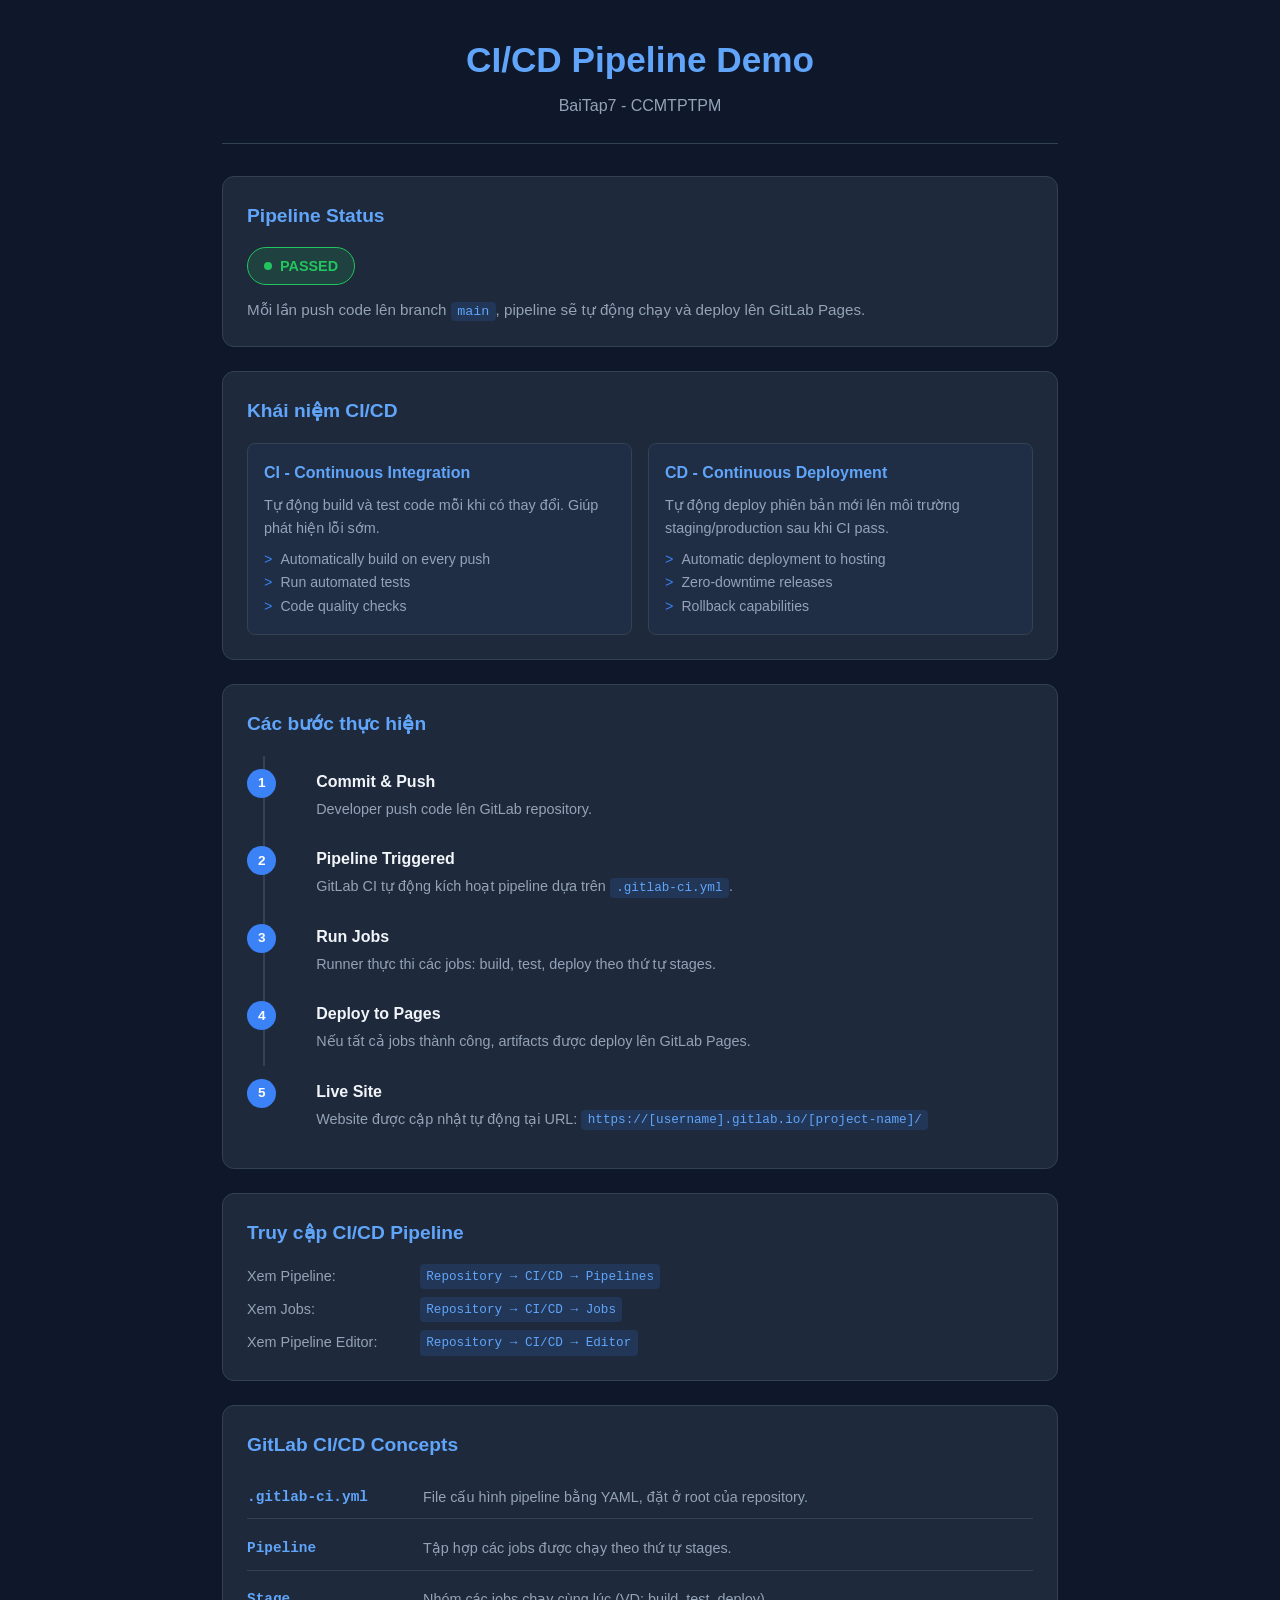
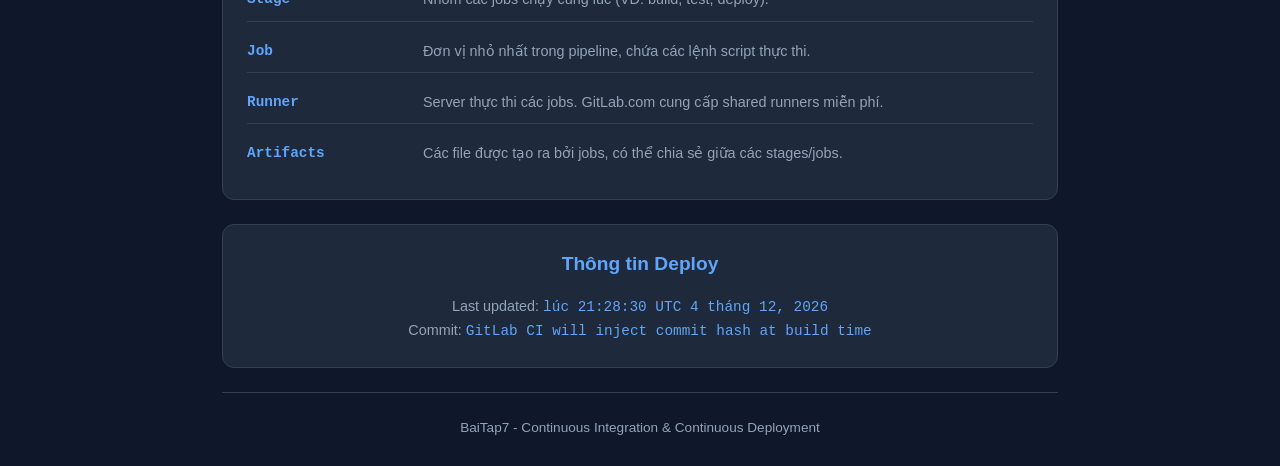
<file: index.html>
<!DOCTYPE html>
<html lang="vi">
<head>
    <meta charset="UTF-8">
    <meta name="viewport" content="width=device-width, initial-scale=1.0">
    <title>CI/CD Demo - BaiTap7</title>
    <link rel="stylesheet" href="styles.css">
</head>
<body>
    <div class="container">
        <header>
            <h1>CI/CD Pipeline Demo</h1>
            <p class="subtitle">BaiTap7 - CCMTPTPM</p>
        </header>

        <main>
            <section class="info-card">
                <h2>Pipeline Status</h2>
                <div class="status-badge passed">
                    <span class="dot"></span>
                    PASSED
                </div>
                <p class="desc">Mỗi lần push code lên branch <code>main</code>, pipeline sẽ tự động chạy và deploy lên GitLab Pages.</p>
            </section>

            <section class="info-card">
                <h2>Khái niệm CI/CD</h2>
                <div class="concept-grid">
                    <div class="concept-item">
                        <h3>CI - Continuous Integration</h3>
                        <p>Tự động build và test code mỗi khi có thay đổi. Giúp phát hiện lỗi sớm.</p>
                        <ul>
                            <li>Automatically build on every push</li>
                            <li>Run automated tests</li>
                            <li>Code quality checks</li>
                        </ul>
                    </div>
                    <div class="concept-item">
                        <h3>CD - Continuous Deployment</h3>
                        <p>Tự động deploy phiên bản mới lên môi trường staging/production sau khi CI pass.</p>
                        <ul>
                            <li>Automatic deployment to hosting</li>
                            <li>Zero-downtime releases</li>
                            <li>Rollback capabilities</li>
                        </ul>
                    </div>
                </div>
            </section>

            <section class="info-card">
                <h2>Các bước thực hiện</h2>
                <ol class="step-list">
                    <li>
                        <strong>Commit & Push</strong>
                        <p>Developer push code lên GitLab repository.</p>
                    </li>
                    <li>
                        <strong>Pipeline Triggered</strong>
                        <p>GitLab CI tự động kích hoạt pipeline dựa trên <code>.gitlab-ci.yml</code>.</p>
                    </li>
                    <li>
                        <strong>Run Jobs</strong>
                        <p>Runner thực thi các jobs: build, test, deploy theo thứ tự stages.</p>
                    </li>
                    <li>
                        <strong>Deploy to Pages</strong>
                        <p>Nếu tất cả jobs thành công, artifacts được deploy lên GitLab Pages.</p>
                    </li>
                    <li>
                        <strong>Live Site</strong>
                        <p>Website được cập nhật tự động tại URL: <code>https://[username].gitlab.io/[project-name]/</code></p>
                    </li>
                </ol>
            </section>

            <section class="info-card">
                <h2>Truy cập CI/CD Pipeline</h2>
                <div class="access-guide">
                    <div class="access-item">
                        <span class="label">Xem Pipeline:</span>
                        <code>Repository → CI/CD → Pipelines</code>
                    </div>
                    <div class="access-item">
                        <span class="label">Xem Jobs:</span>
                        <code>Repository → CI/CD → Jobs</code>
                    </div>
                    <div class="access-item">
                        <span class="label">Xem Pipeline Editor:</span>
                        <code>Repository → CI/CD → Editor</code>
                    </div>
                </div>
            </section>

            <section class="info-card">
                <h2>GitLab CI/CD Concepts</h2>
                <div class="concepts-table">
                    <div class="concept-row">
                        <span class="term">.gitlab-ci.yml</span>
                        <span class="definition">File cấu hình pipeline bằng YAML, đặt ở root của repository.</span>
                    </div>
                    <div class="concept-row">
                        <span class="term">Pipeline</span>
                        <span class="definition">Tập hợp các jobs được chạy theo thứ tự stages.</span>
                    </div>
                    <div class="concept-row">
                        <span class="term">Stage</span>
                        <span class="definition">Nhóm các jobs chạy cùng lúc (VD: build, test, deploy).</span>
                    </div>
                    <div class="concept-row">
                        <span class="term">Job</span>
                        <span class="definition">Đơn vị nhỏ nhất trong pipeline, chứa các lệnh script thực thi.</span>
                    </div>
                    <div class="concept-row">
                        <span class="term">Runner</span>
                        <span class="definition">Server thực thi các jobs. GitLab.com cung cấp shared runners miễn phí.</span>
                    </div>
                    <div class="concept-row">
                        <span class="term">Artifacts</span>
                        <span class="definition">Các file được tạo ra bởi jobs, có thể chia sẻ giữa các stages/jobs.</span>
                    </div>
                </div>
            </section>

            <section class="info-card timestamp-section">
                <h2>Thông tin Deploy</h2>
                <div class="timestamp-info">
                    <p>Last updated: <span id="timestamp">-</span></p>
                    <p>Commit: <span id="commit-hash">-</span></p>
                </div>
            </section>
        </main>

        <footer>
            <p>BaiTap7 - Continuous Integration &amp; Continuous Deployment</p>
        </footer>
    </div>

    <script src="js/main.js"></script>
</body>
</html>
</file>
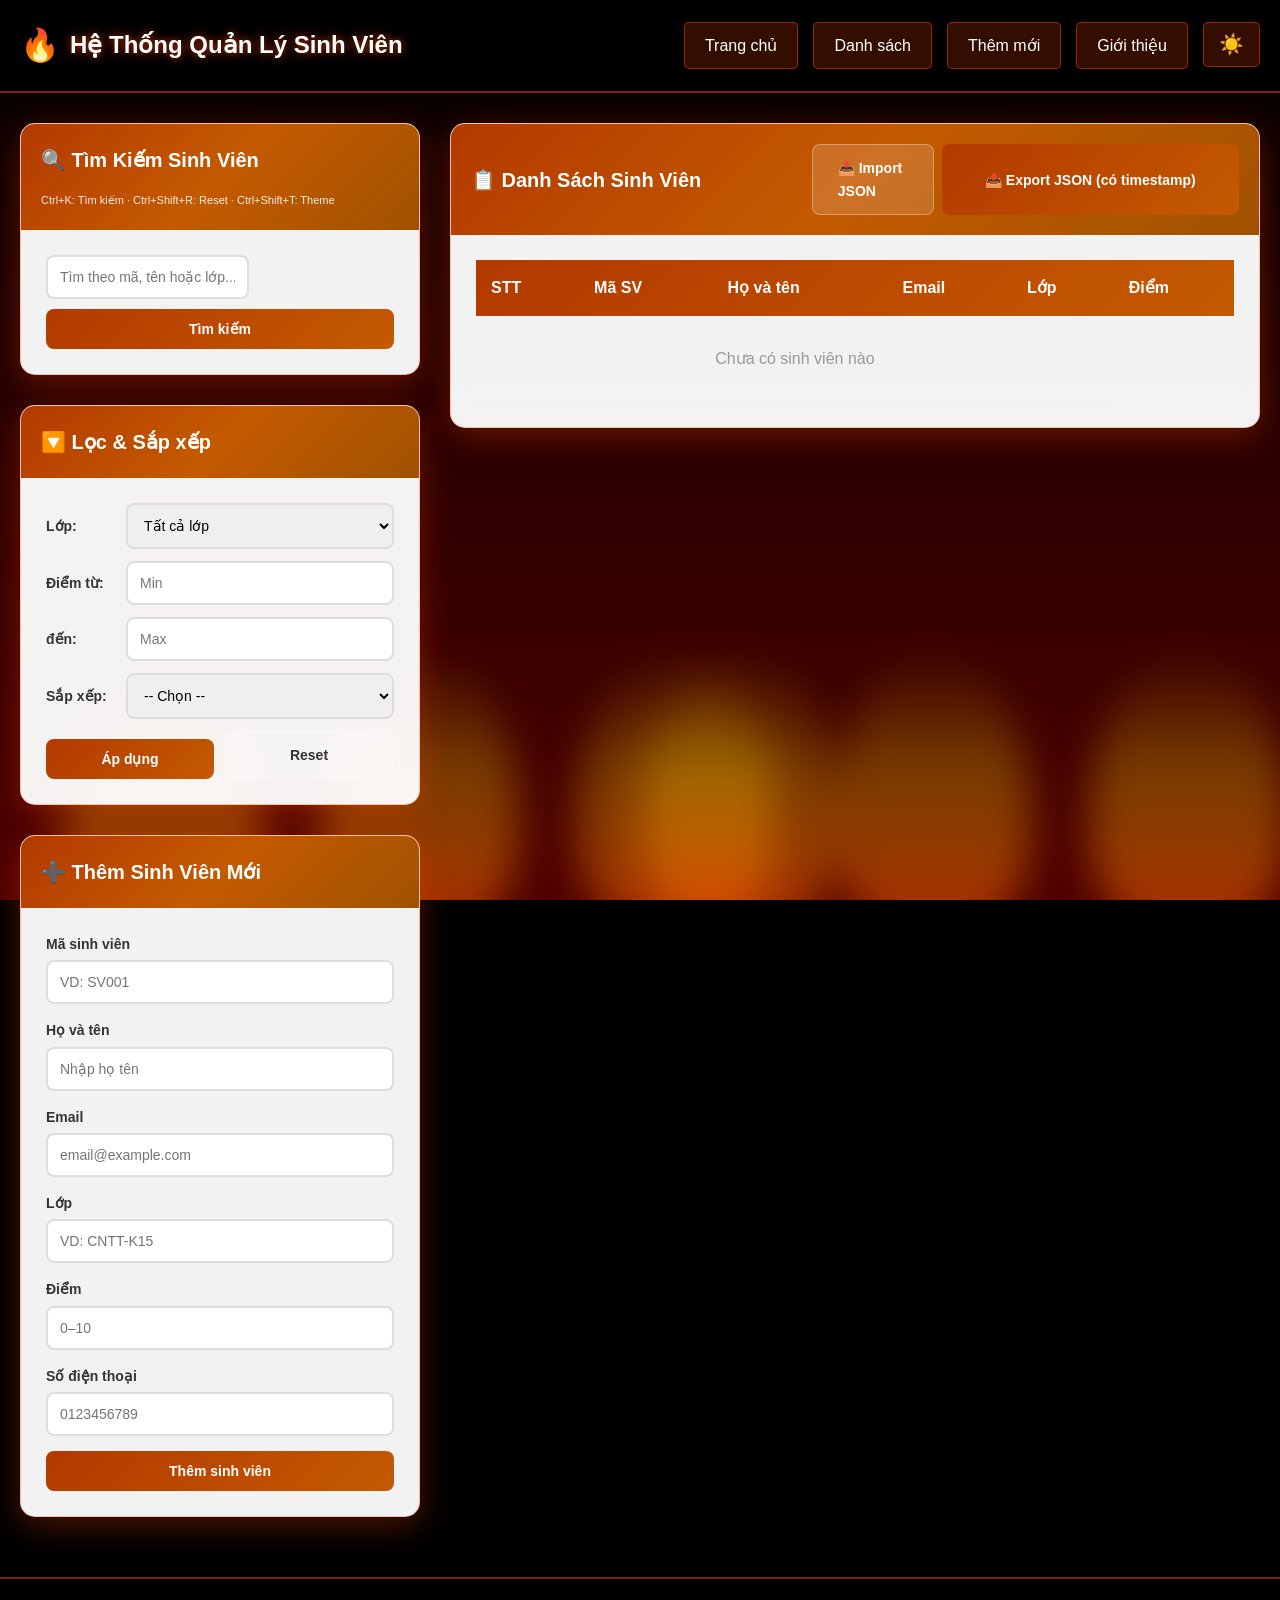
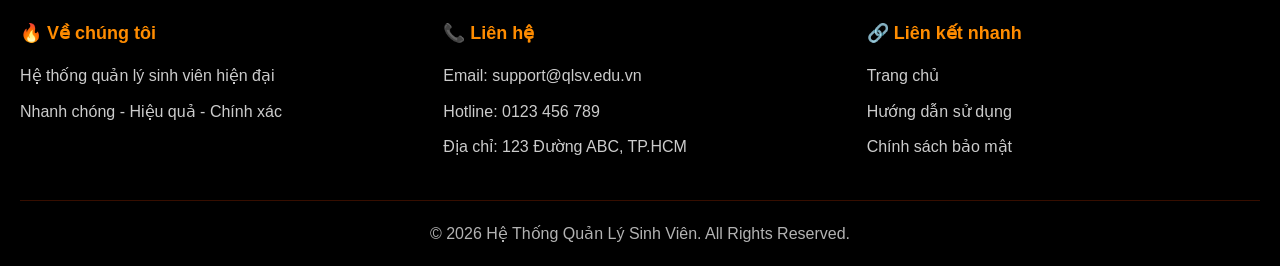
<file: Buoi3/index.html>
<!doctype html>
<html lang="vi">
    <head>
        <meta charset="UTF-8" />
        <meta name="viewport" content="width=device-width, initial-scale=1.0" />
        <title>Quản Lý Sinh Viên</title>
        <link rel="stylesheet" href="styles.css" />
    </head>
    <body>
        <a href="#main-content" class="skip-link">Chuyển tới nội dung chính</a>
        <!-- Fire Background Animation (decorative) -->
        <div class="fire-background" aria-hidden="true">
            <div class="flame flame-1"></div>
            <div class="flame flame-2"></div>
            <div class="flame flame-3"></div>
            <div class="flame flame-4"></div>
            <div class="flame flame-5"></div>
            <div class="flame flame-6"></div>
        </div>

        <!-- Header -->
        <header class="header">
            <div class="container">
                <div class="logo">
                    <span class="fire-icon">🔥</span>
                    <h1>Hệ Thống Quản Lý Sinh Viên</h1>
                </div>
                <nav class="nav" aria-label="Điều hướng chính">
                    <a href="#" class="nav-link">Trang chủ</a>
                    <a href="#" class="nav-link">Danh sách</a>
                    <a href="#" class="nav-link">Thêm mới</a>
                    <a href="#" class="nav-link">Giới thiệu</a>
                    <button id="theme-toggle" class="theme-toggle" type="button" title="Chuyển đổi theme (Ctrl+Shift+T)" aria-label="Chuyển đổi giao diện sáng hoặc tối">
                        <span class="theme-icon" aria-hidden="true">🌙</span>
                    </button>
                </nav>
            </div>
        </header>

        <!-- Main Content - New Layout -->
        <main id="main-content" class="main" role="main">
            <div class="container">
                <!-- Grid Layout: 2 columns -->
                <div class="grid-layout">
                    <!-- Left Column -->
                    <div class="left-column">
                        <!-- Search Section -->
                        <section class="card" aria-labelledby="search-heading" aria-describedby="search-hint">
                            <div class="card-header">
                                <h2 id="search-heading">🔍 Tìm Kiếm Sinh Viên</h2>
                                <p id="search-hint" class="shortcuts-hint">Ctrl+K: Tìm kiếm · Ctrl+Shift+R: Reset · Ctrl+Shift+T: Theme</p>
                            </div>
                            <div class="card-body">
                                <label for="search-input" class="sr-only">Tìm theo mã, tên hoặc lớp</label>
                                <input type="text" id="search-input" placeholder="Tìm theo mã, tên hoặc lớp... (Ctrl+K)" class="input" title="Ctrl+K: focus ô tìm kiếm" aria-label="Tìm theo mã, tên hoặc lớp" autocomplete="off" />
                                <button type="button" class="btn btn-search" id="search-btn" aria-label="Thực hiện tìm kiếm">Tìm kiếm</button>
                            </div>
                        </section>

                        <!-- Filter + Sort -->
                        <section class="card" aria-labelledby="filter-heading">
                            <div class="card-header">
                                <h2 id="filter-heading">🔽 Lọc & Sắp xếp</h2>
                            </div>
                            <div class="card-body filter-sort-body">
                                <div class="filter-row">
                                    <label for="filter-class">Lớp:</label>
                                    <select id="filter-class" class="input" aria-label="Lọc theo lớp">
                                        <option value="">Tất cả lớp</option>
                                    </select>
                                </div>
                                <div class="filter-row">
                                    <label for="filter-score-min">Điểm từ:</label>
                                    <input type="number" id="filter-score-min" class="input" placeholder="Min" min="0" max="10" step="0.01" aria-label="Điểm tối thiểu" />
                                </div>
                                <div class="filter-row">
                                    <label for="filter-score-max">đến:</label>
                                    <input type="number" id="filter-score-max" class="input" placeholder="Max" min="0" max="10" step="0.01" aria-label="Điểm tối đa" />
                                </div>
                                <div class="filter-row">
                                    <label for="sort-by">Sắp xếp:</label>
                                    <select id="sort-by" class="input" aria-label="Sắp xếp danh sách">
                                        <option value="">-- Chọn --</option>
                                        <option value="name-asc">Tên A → Z</option>
                                        <option value="name-desc">Tên Z → A</option>
                                        <option value="score-asc">Điểm tăng dần</option>
                                        <option value="score-desc">Điểm giảm dần</option>
                                    </select>
                                </div>
                                <div class="filter-actions">
                                    <button type="button" class="btn btn-search" id="apply-filter-sort" aria-label="Áp dụng bộ lọc và sắp xếp">Áp dụng</button>
                                    <button type="button" class="btn btn-secondary" id="reset-filter-btn" title="Ctrl+Shift+R: xóa bộ lọc & tìm kiếm" aria-label="Xóa bộ lọc và tìm kiếm">Reset</button>
                                </div>
                            </div>
                        </section>

                        <!-- Add Student Form -->
                        <section class="card" aria-labelledby="form-heading">
                            <div class="card-header">
                                <h2 id="form-heading">➕ Thêm Sinh Viên Mới</h2>
                            </div>
                            <div class="card-body">
                                <form class="form" aria-label="Form thêm sinh viên mới">
                                    <div class="input-group">
                                        <label for="input-id">Mã sinh viên</label>
                                        <input type="text" id="input-id" class="input" placeholder="VD: SV001" aria-required="true" />
                                    </div>
                                    <div class="input-group">
                                        <label for="input-name">Họ và tên</label>
                                        <input type="text" id="input-name" class="input" placeholder="Nhập họ tên" aria-required="true" />
                                    </div>
                                    <div class="input-group">
                                        <label for="input-email">Email</label>
                                        <input type="email" id="input-email" class="input" placeholder="email@example.com" aria-required="true" />
                                    </div>
                                    <div class="input-group">
                                        <label for="input-class">Lớp</label>
                                        <input type="text" id="input-class" class="input" placeholder="VD: CNTT-K15" aria-required="true" />
                                    </div>
                                    <div class="input-group">
                                        <label for="input-score">Điểm</label>
                                        <input type="number" id="input-score" class="input" placeholder="0–10" min="0" max="10" step="0.01" aria-label="Điểm từ 0 đến 10" />
                                    </div>
                                    <div class="input-group">
                                        <label for="input-phone">Số điện thoại</label>
                                        <input type="tel" id="input-phone" class="input" placeholder="0123456789" aria-required="true" />
                                    </div>
                                    <button type="submit" class="btn btn-primary" aria-label="Thêm sinh viên vào danh sách">Thêm sinh viên</button>
                                </form>
                            </div>
                        </section>
                    </div>

                    <!-- Right Column -->
                    <div class="right-column">
                        <!-- Student List -->
                        <section class="card student-list-card" aria-labelledby="table-heading">
                            <div class="card-header">
                                <h2 id="table-heading">📋 Danh Sách Sinh Viên</h2>
                                <div class="import-export-actions">
                                    <input type="file" id="import-json-input" accept=".json,application/json" hidden aria-label="Chọn file JSON để import dữ liệu sinh viên" />
                                    <label for="import-json-input" class="btn btn-secondary">📥 Import JSON</label>
                                    <button type="button" class="btn btn-primary" id="export-json-btn" aria-label="Xuất danh sách sinh viên ra file JSON có timestamp">📤 Export JSON (có timestamp)</button>
                                </div>
                            </div>
                            <div class="card-body">
                                <div class="table-wrapper">
                                    <table class="table" aria-label="Danh sách sinh viên">
                                        <thead>
                                            <tr>
                                                <th scope="col">STT</th>
                                                <th scope="col">Mã SV</th>
                                                <th scope="col">Họ và tên</th>
                                                <th scope="col">Email</th>
                                                <th scope="col">Lớp</th>
                                                <th scope="col">Điểm</th>
                                            </tr>
                                        </thead>
                                        <tbody id="student-list-tbody">
                                            <!-- Render từ mảng JS (script.js) -->
                                        </tbody>
                                    </table>
                                </div>
                            </div>
                        </section>
                    </div>
                </div>
            </div>
        </main>

        <!-- Footer -->
        <footer class="footer" role="contentinfo">
            <div class="container">
                <div class="footer-grid">
                    <div class="footer-col">
                        <h3>🔥 Về chúng tôi</h3>
                        <p>Hệ thống quản lý sinh viên hiện đại</p>
                        <p>Nhanh chóng - Hiệu quả - Chính xác</p>
                    </div>
                    <div class="footer-col">
                        <h3>📞 Liên hệ</h3>
                        <p>Email: support@qlsv.edu.vn</p>
                        <p>Hotline: 0123 456 789</p>
                        <p>Địa chỉ: 123 Đường ABC, TP.HCM</p>
                    </div>
                    <div class="footer-col">
                        <h3>🔗 Liên kết nhanh</h3>
                        <p><a href="#">Trang chủ</a></p>
                        <p><a href="#">Hướng dẫn sử dụng</a></p>
                        <p><a href="#">Chính sách bảo mật</a></p>
                    </div>
                </div>
                <div class="footer-bottom">
                    <p>&copy; 2026 Hệ Thống Quản Lý Sinh Viên. All Rights Reserved.</p>
                </div>
            </div>
        </footer>
        <script src="script.js"></script>
    </body>
</html>
</file>
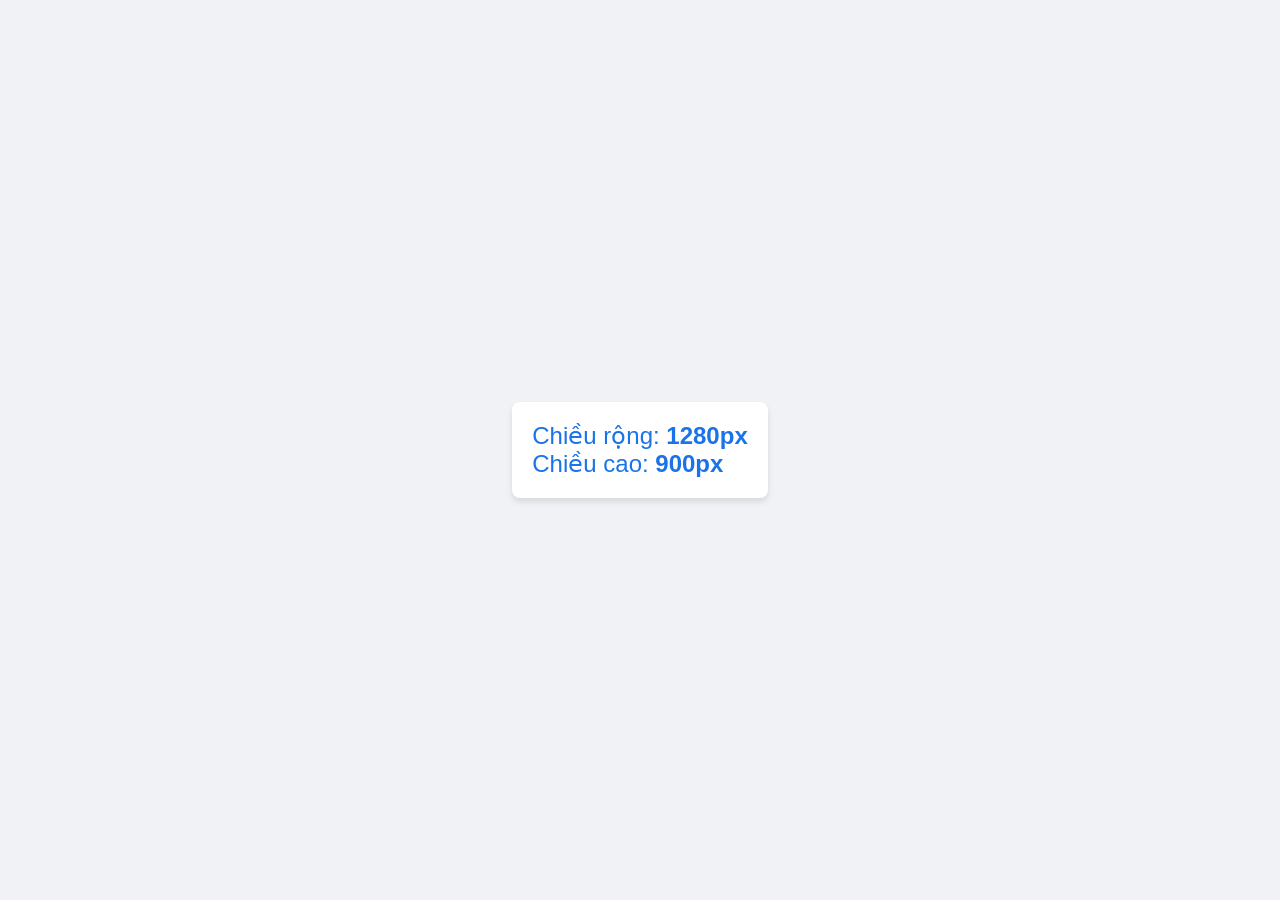
<file: Baitapngay26T1/cau10.html>
<!DOCTYPE html>
<html>
<head>
    <meta charset="utf-8" />
    <title>Window Size Monitor</title>
    <style>
        body {
            font-family: Arial, sans-serif;
            display: flex;
            justify-content: center;
            align-items: center;
            height: 100vh;
            margin: 0;
            background-color: #f0f2f5;
        }
        #display {
            padding: 20px;
            background: white;
            border-radius: 8px;
            box-shadow: 0 4px 6px rgba(0,0,0,0.1);
            font-size: 24px;
            color: #1a73e8;
        }
    </style>
</head>
<body onload="getSize()">

    <div id="display">
        Đang tính toán kích thước...
    </div>

    <script>
        function getSize() {
            // Lấy chiều rộng và chiều cao của cửa sổ (viewport)
            var w = window.innerWidth;
            var h = window.innerHeight;

            // Hiển thị kết quả lên màn hình
            document.getElementById('display').innerHTML = 
                "Chiều rộng: <b>" + w + "px</b><br>" + 
                "Chiều cao: <b>" + h + "px</b>";
        }

        // Đăng ký sự kiện: Mỗi khi cửa sổ bị resize, hàm getSize sẽ tự động chạy
        window.onresize = getSize;
    </script>
</body>
</html>
</file>
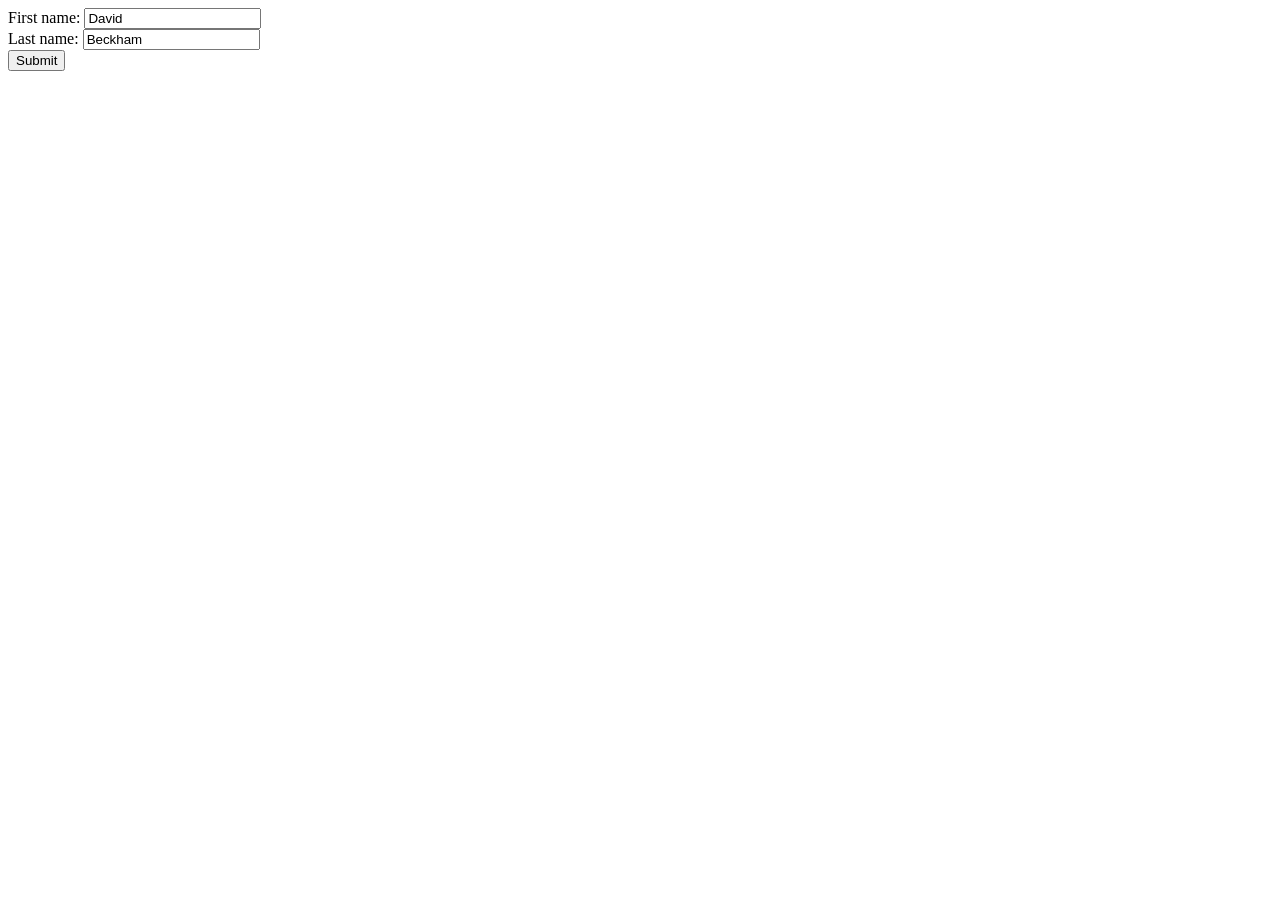
<file: Baitapngay26T1/cau2.html>
<!DOCTYPE html>
<html>
<head>
    <meta charset="utf-8" />
    <title>Return first and last name from a form</title>
</head>
<body>
    <form id="form1" onsubmit="getFormvalue(); return false;">
        First name: <input type="text" name="fname" value="David"><br>
        Last name: <input type="text" name="lname" value="Beckham"><br>
        <input type="submit" value="Submit">
    </form>

    <script>
        function getFormvalue() {
            // 1. Truy cập vào form thông qua ID 'form1'
            var x = document.getElementById("form1");

            // 2. Lấy giá trị của các ô input dựa trên thuộc tính 'name'
            var firstName = x.elements["fname"].value;
            var lastName = x.elements["lname"].value;

            // 3. Hiển thị thông báo lên màn hình
            alert(firstName + " " + lastName);
        }
    </script>
</body>
</html>
</file>
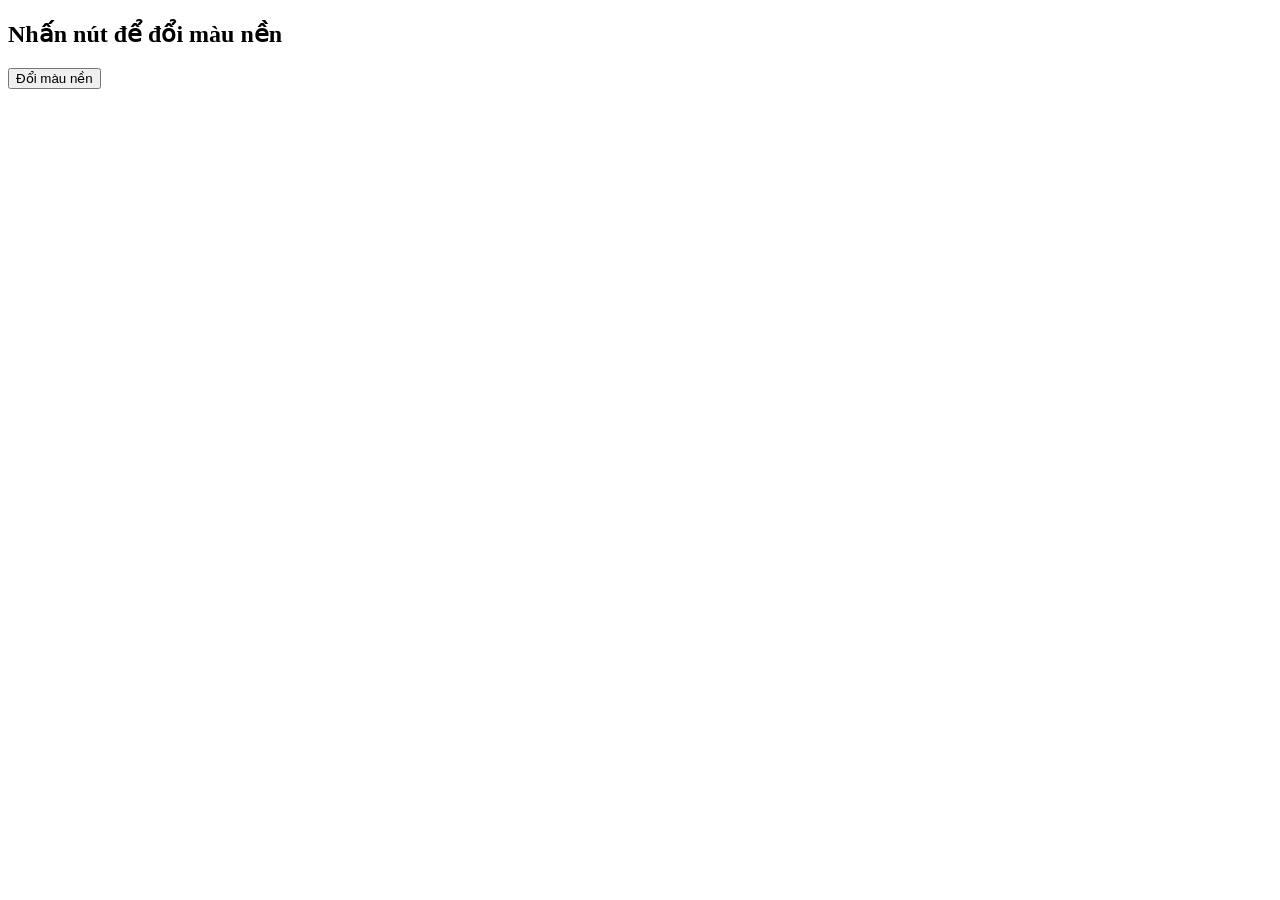
<file: Baitapngay26T1/cau3.html>
<!DOCTYPE html>
<html>
<head>
    <title>Change Background Color</title>
</head>
<body>
    <h2>Nhấn nút để đổi màu nền</h2>
    <button onclick="changeBackground()">Đổi màu nền</button>

    <script>
        function changeBackground() {
            // Danh sách các màu ngẫu nhiên
            var colors = ["#FEA47F", "#25CCF7", "#EAB543", "#55E6C1", "#CAD3C8"];
            var randomColor = colors[Math.floor(Math.random() * colors.length)];
            
            // Thay đổi thuộc tính backgroundColor của thẻ body
            document.body.style.backgroundColor = randomColor;
        }
    </script>
</body>
</html>
</file>
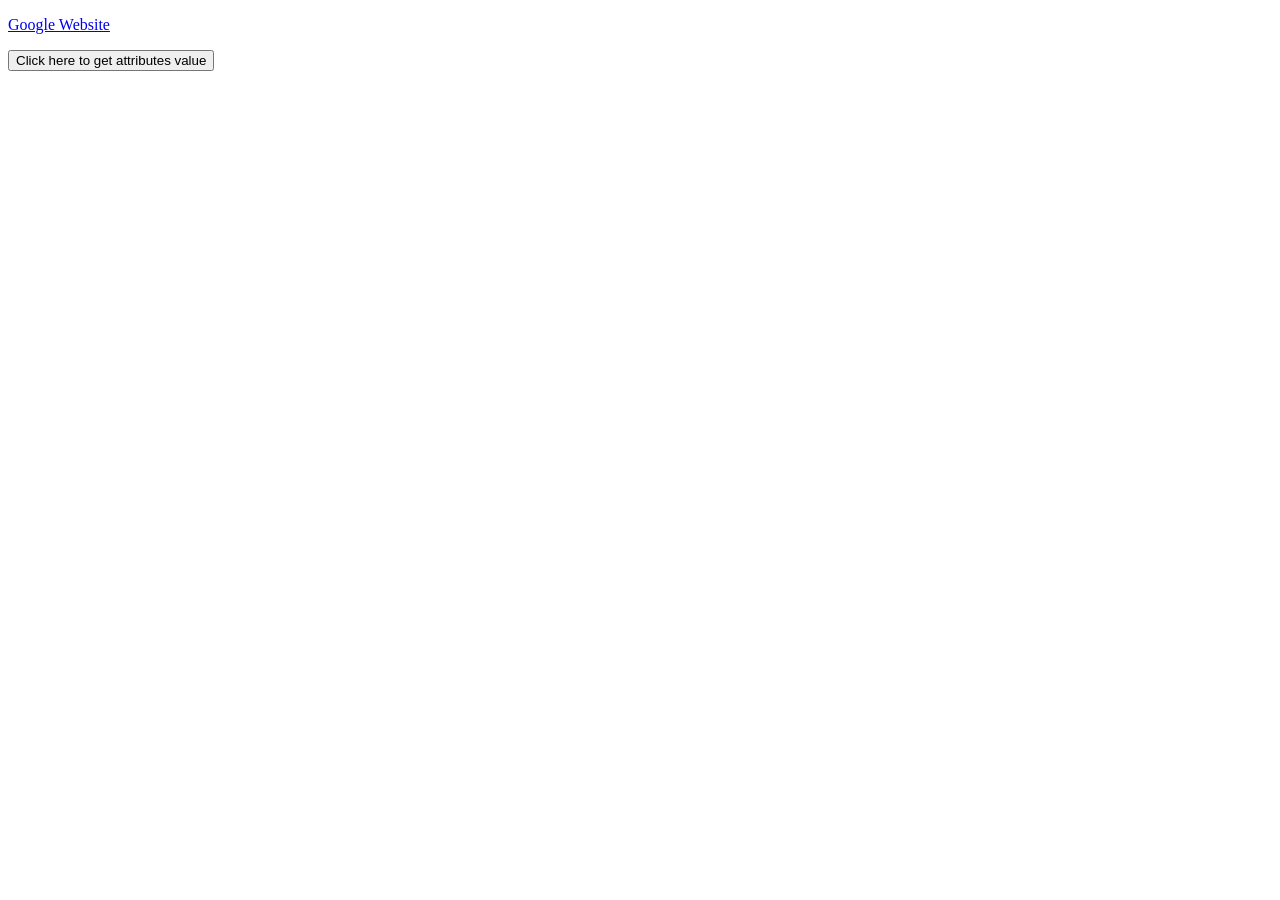
<file: Baitapngay26T1/cau4.html>
<!DOCTYPE html>
<html>
<head>
    <meta charset="utf-8" />
</head>
<body>
    <p>
        <a id="somelink" type="text/html" hreflang="en-us" rel="nofollow" target="_self" 
           href="http://www.google.com/">
           Google Website
        </a>
    </p>
    <button onclick="getAttributes()">Click here to get attributes value</button>

    <script>
        function getAttributes() {
            // 1. Lấy phần tử link qua ID
            var link = document.getElementById("somelink");

            // 2. Lấy giá trị các thuộc tính
            var href = link.href;
            var hreflang = link.hreflang;
            var rel = link.rel;
            var target = link.target;

            // 3. Hiển thị thông báo (hoặc in ra console)
            alert("Href: " + href + 
                  "\nHreflang: " + hreflang + 
                  "\nRel: " + rel + 
                  "\nTarget: " + target);
        }
    </script>
</body>
</html>
</file>
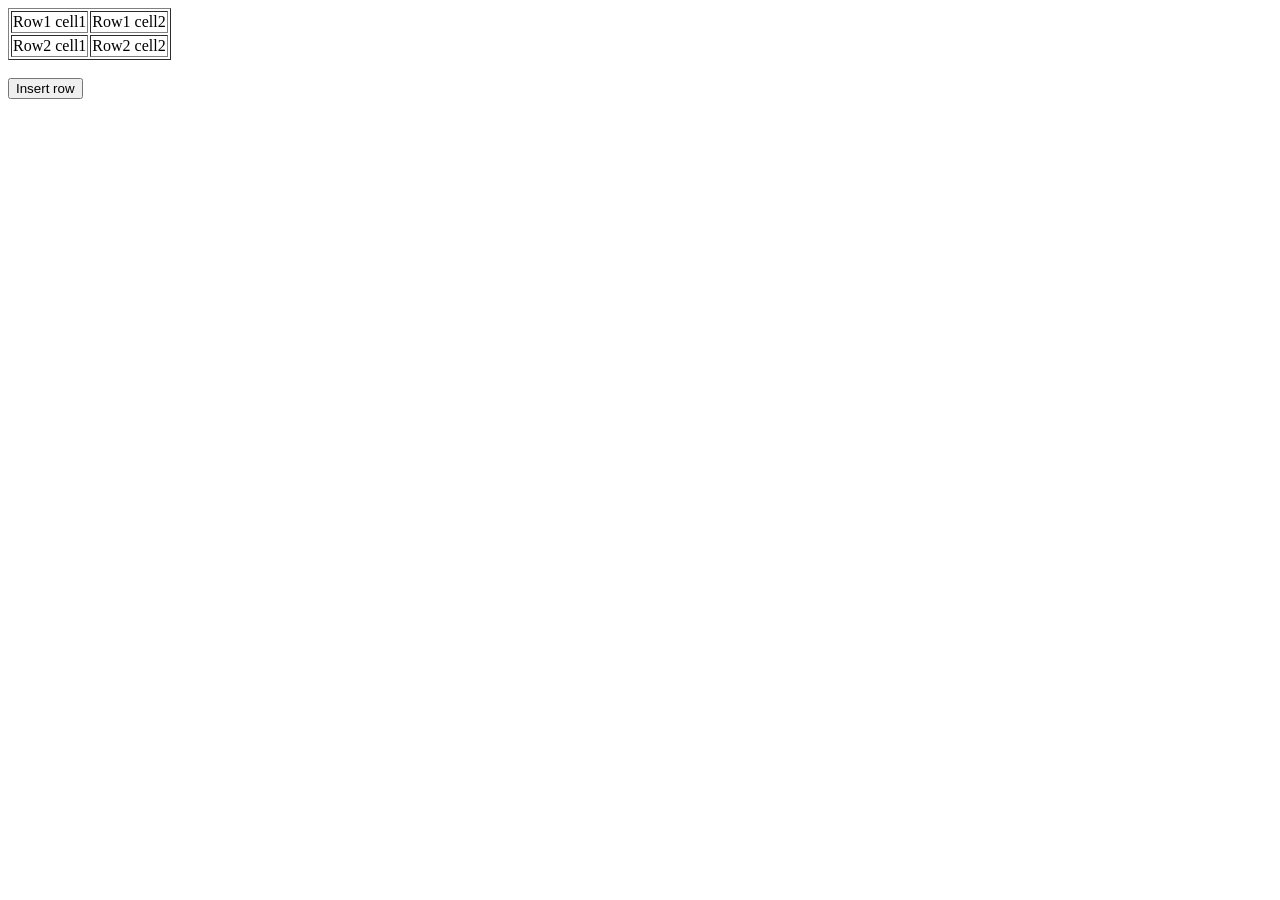
<file: Baitapngay26T1/cau5.html>
<!DOCTYPE html>
<html>
<head>
    <meta charset=utf-8 />
    <title>Insert row in a table</title>
</head>
<body>
    <table id="sampleTable" border="1">
        <tr>
            <td>Row1 cell1</td>
            <td>Row1 cell2</td>
        </tr>
        <tr>
            <td>Row2 cell1</td>
            <td>Row2 cell2</td>
        </tr>
    </table><br>
    <input type="button" onclick="insert_Row()" value="Insert row">

    <script>
        function insert_Row() {
            var table = document.getElementById("sampleTable");
            // Thêm một hàng mới ở cuối bảng (-1)
            var newRow = table.insertRow(-1);
            
            // Thêm 2 ô (cell) vào hàng mới
            var cell1 = newRow.insertCell(0);
            var cell2 = newRow.insertCell(1);
            
            // Gán nội dung cho 2 ô mới
            cell1.innerHTML = "New Row Cell1";
            cell2.innerHTML = "New Row Cell2";
        }
    </script>
</body>
</html>
</file>
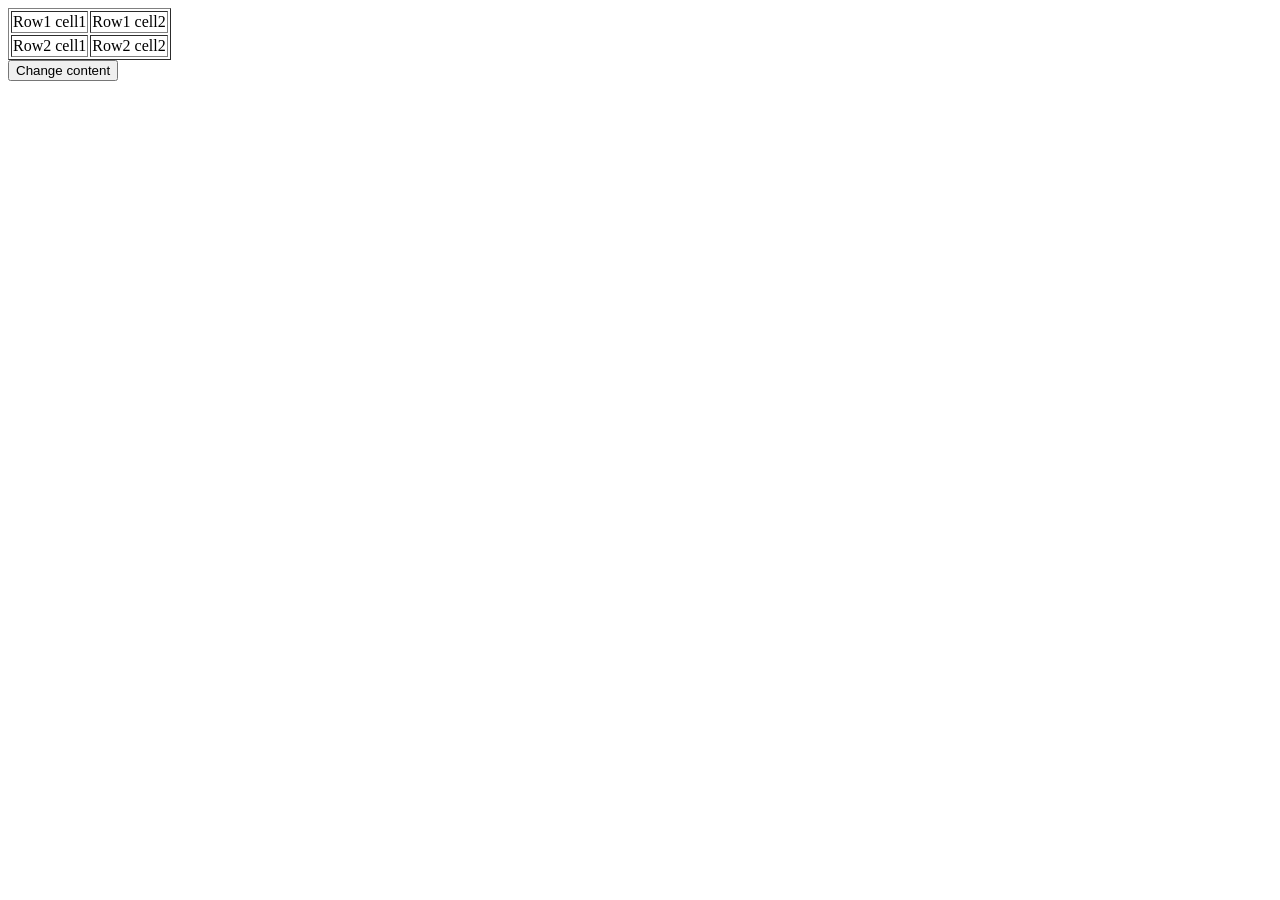
<file: Baitapngay26T1/cau6.html>
<!DOCTYPE html>
<html>
<head>
    <meta charset=utf-8 />
    <title>Change the content of a cell</title>
</head>
<body>
    <table id="myTable" border="1">
        <tr>
            <td>Row1 cell1</td>
            <td>Row1 cell2</td>
        </tr>
        <tr>
            <td>Row2 cell1</td>
            <td>Row2 cell2</td>
        </tr>
    </table>
    <form>
        <input type="button" onclick="changeContent()" value="Change content">
    </form>

    <script>
        function changeContent() {
            var table = document.getElementById("myTable");
            
            // Duyệt qua từng hàng (rows)
            for (var i = 0; i < table.rows.length; i++) {
                // Duyệt qua từng ô (cells) trong hàng đó
                for (var j = 0; j < table.rows[i].cells.length; j++) {
                    table.rows[i].cells[j].innerHTML = "Row in table";
                }
            }
        }
    </script>
</body>
</html>
</file>
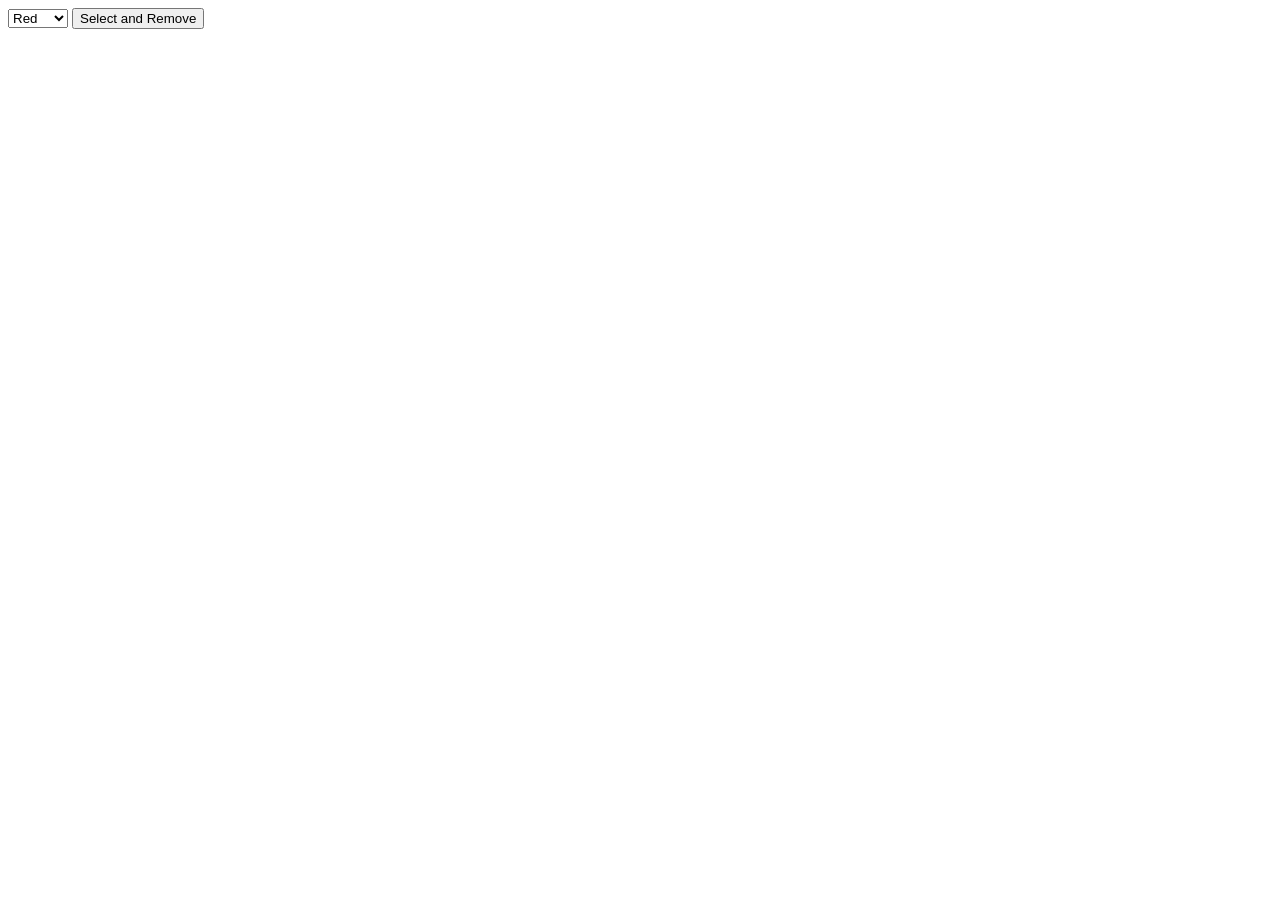
<file: Baitapngay26T1/cau8.html>
<!DOCTYPE html>
<html>
<head>
    <meta charset=utf-8 />
    <title>Remove items from a dropdown list</title>
</head>
<body>
    <form>
        <select id="colorSelect">
            <option>Red</option>
            <option>Green</option>
            <option>White</option>
            <option>Black</option>
        </select>
        <input type="button" onclick="removecolor()" value="Select and Remove">
    </form>

    <script>
        function removecolor() {
            var x = document.getElementById("colorSelect");
            // Kiểm tra xem có mục nào được chọn không và xóa nó theo index
            if (x.selectedIndex !== -1) {
                x.remove(x.selectedIndex);
            }
        }
    </script>
</body>
</html>
</file>
<file: styles.css>
* {
    margin: 0;
    padding: 0;
    box-sizing: border-box;
}

:root {
    --bg-primary: #0f172a;
    --bg-card: #1e293b;
    --text-primary: #f1f5f9;
    --text-secondary: #94a3b8;
    --accent: #3b82f6;
    --accent-light: #60a5fa;
    --success: #22c55e;
    --border: #334155;
}

body {
    font-family: -apple-system, BlinkMacSystemFont, 'Segoe UI', Roboto, sans-serif;
    background-color: var(--bg-primary);
    color: var(--text-primary);
    line-height: 1.6;
    min-height: 100vh;
}

.container {
    max-width: 900px;
    margin: 0 auto;
    padding: 2rem;
}

header {
    text-align: center;
    margin-bottom: 2rem;
    padding-bottom: 1.5rem;
    border-bottom: 1px solid var(--border);
}

header h1 {
    font-size: 2.2rem;
    color: var(--accent-light);
    margin-bottom: 0.3rem;
}

header .subtitle {
    color: var(--text-secondary);
    font-size: 1rem;
}

.info-card {
    background: var(--bg-card);
    border-radius: 12px;
    padding: 1.5rem;
    margin-bottom: 1.5rem;
    border: 1px solid var(--border);
}

.info-card h2 {
    font-size: 1.2rem;
    margin-bottom: 1rem;
    color: var(--accent-light);
}

.status-badge {
    display: inline-flex;
    align-items: center;
    gap: 0.5rem;
    padding: 0.4rem 1rem;
    border-radius: 20px;
    font-weight: 700;
    font-size: 0.9rem;
    margin-bottom: 0.8rem;
}

.status-badge.passed {
    background: rgba(34, 197, 94, 0.15);
    color: var(--success);
    border: 1px solid var(--success);
}

.status-badge .dot {
    width: 8px;
    height: 8px;
    border-radius: 50%;
    background: currentColor;
    animation: pulse 2s infinite;
}

@keyframes pulse {
    0%, 100% { opacity: 1; }
    50% { opacity: 0.4; }
}

.desc {
    color: var(--text-secondary);
    font-size: 0.95rem;
}

.desc code, .info-card code {
    background: rgba(59, 130, 246, 0.15);
    color: var(--accent-light);
    padding: 0.15rem 0.4rem;
    border-radius: 4px;
    font-size: 0.88em;
}

.concept-grid {
    display: grid;
    grid-template-columns: 1fr 1fr;
    gap: 1rem;
}

.concept-item {
    background: rgba(59, 130, 246, 0.05);
    border: 1px solid var(--border);
    border-radius: 8px;
    padding: 1rem;
}

.concept-item h3 {
    font-size: 1rem;
    margin-bottom: 0.5rem;
    color: var(--accent-light);
}

.concept-item p {
    color: var(--text-secondary);
    font-size: 0.9rem;
    margin-bottom: 0.5rem;
}

.concept-item ul {
    list-style: none;
    font-size: 0.88rem;
    color: var(--text-secondary);
}

.concept-item ul li::before {
    content: ">";
    color: var(--accent);
    margin-right: 0.5rem;
    font-family: monospace;
}

.step-list {
    list-style: none;
    counter-reset: step;
}

.step-list li {
    counter-increment: step;
    padding: 0.8rem 0.8rem 0.8rem 3.2rem;
    position: relative;
    border-left: 2px solid var(--border);
    margin-left: 1rem;
}

.step-list li:last-child {
    border-left-color: transparent;
}

.step-list li::before {
    content: counter(step);
    position: absolute;
    left: -1.1rem;
    width: 1.8rem;
    height: 1.8rem;
    background: var(--accent);
    color: white;
    border-radius: 50%;
    display: flex;
    align-items: center;
    justify-content: center;
    font-size: 0.85rem;
    font-weight: 700;
}

.step-list li strong {
    color: var(--text-primary);
    display: block;
    margin-bottom: 0.2rem;
}

.step-list li p {
    color: var(--text-secondary);
    font-size: 0.9rem;
}

.access-guide {
    display: flex;
    flex-direction: column;
    gap: 0.5rem;
}

.access-item {
    display: flex;
    align-items: center;
    gap: 0.8rem;
    font-size: 0.9rem;
}

.access-item .label {
    color: var(--text-secondary);
    min-width: 160px;
}

.concepts-table {
    display: flex;
    flex-direction: column;
    gap: 0.5rem;
}

.concept-row {
    display: grid;
    grid-template-columns: 160px 1fr;
    gap: 1rem;
    padding: 0.6rem 0;
    border-bottom: 1px solid var(--border);
    font-size: 0.9rem;
}

.concept-row:last-child {
    border-bottom: none;
}

.term {
    color: var(--accent-light);
    font-family: monospace;
    font-weight: 600;
}

.definition {
    color: var(--text-secondary);
}

.timestamp-section {
    text-align: center;
}

.timestamp-info {
    font-size: 0.9rem;
    color: var(--text-secondary);
}

.timestamp-info span {
    color: var(--accent-light);
    font-family: monospace;
}

footer {
    text-align: center;
    padding-top: 1.5rem;
    border-top: 1px solid var(--border);
    color: var(--text-secondary);
    font-size: 0.85rem;
}

@media (max-width: 600px) {
    .container {
        padding: 1rem;
    }

    .concept-grid {
        grid-template-columns: 1fr;
    }

    .concept-row {
        grid-template-columns: 1fr;
        gap: 0.2rem;
    }

    .access-item {
        flex-direction: column;
        align-items: flex-start;
    }
}
</file>
<file: Buoi3/styles.css>
/* Reset */
* {
    margin: 0;
    padding: 0;
    box-sizing: border-box;
}

/* Accessibility: skip link (visible on focus for tab order) */
.skip-link {
    position: absolute;
    left: -9999px;
    top: 8px;
    z-index: 9999;
    padding: 12px 20px;
    background: #fff;
    color: #b33a00;
    font-weight: 600;
    border: 2px solid #b33a00;
    border-radius: 8px;
    text-decoration: none;
    box-shadow: 0 4px 12px rgba(0, 0, 0, 0.3);
}
.skip-link:focus {
    left: 10px;
    outline: 3px solid #ff8c00;
    outline-offset: 2px;
}

/* Screen reader only - visible to assistive tech, hidden visually */
.sr-only {
    position: absolute;
    width: 1px;
    height: 1px;
    padding: 0;
    margin: -1px;
    overflow: hidden;
    clip: rect(0, 0, 0, 0);
    white-space: nowrap;
    border: 0;
}

body {
    font-family: "Segoe UI", Tahoma, Geneva, Verdana, sans-serif;
    line-height: 1.6;
    color: #333;
    background-color: #000;
    position: relative;
    overflow-x: hidden;
    transition: background-color 0.3s ease, color 0.3s ease;
}

/* Light Mode */
body.light-mode {
    background-color: #f5f5f5;
    color: #333;
}

.container {
    max-width: 1400px;
    margin: 0 auto;
    padding: 0 20px;
}

/* ===== FIRE BACKGROUND ANIMATION ===== */
.fire-background {
    position: fixed;
    top: 0;
    left: 0;
    width: 100%;
    height: 100%;
    z-index: 0;
    background: linear-gradient(to bottom, #000000 0%, #1a0000 30%, #330000 60%, #4d0000 100%);
    overflow: hidden;
    transition: opacity 0.3s ease;
}

body.light-mode .fire-background {
    background: linear-gradient(to bottom, #f0f0f0 0%, #e8e8e8 30%, #e0e0e0 60%, #d8d8d8 100%);
    opacity: 0.3;
}

body.light-mode .flame {
    opacity: 0.2;
}

.flame {
    position: absolute;
    bottom: -50px;
    width: 200px;
    height: 300px;
    background: linear-gradient(to top, rgba(255, 69, 0, 0.8) 0%, rgba(255, 140, 0, 0.6) 30%, rgba(255, 215, 0, 0.4) 60%, transparent 100%);
    border-radius: 50% 50% 50% 50% / 60% 60% 40% 40%;
    animation: flameRise 4s ease-in-out infinite;
    filter: blur(20px);
    opacity: 0.7;
}

.flame-1 {
    left: 5%;
    animation-delay: 0s;
    animation-duration: 5s;
}

.flame-2 {
    left: 25%;
    animation-delay: 1s;
    animation-duration: 6s;
}

.flame-3 {
    left: 45%;
    animation-delay: 2s;
    animation-duration: 4.5s;
}

.flame-4 {
    left: 65%;
    animation-delay: 0.5s;
    animation-duration: 5.5s;
}

.flame-5 {
    left: 85%;
    animation-delay: 1.5s;
    animation-duration: 5s;
}

.flame-6 {
    left: 50%;
    animation-delay: 3s;
    animation-duration: 6s;
}

@keyframes flameRise {
    0% {
        transform: translateY(0) scaleY(1) scaleX(1);
        opacity: 0.7;
    }
    50% {
        transform: translateY(-300px) scaleY(1.2) scaleX(0.8);
        opacity: 0.5;
    }
    100% {
        transform: translateY(-600px) scaleY(0.5) scaleX(1.2);
        opacity: 0;
    }
}

/* ===== HEADER ===== */
.header {
    background: rgba(0, 0, 0, 0.8);
    backdrop-filter: blur(10px);
    padding: 20px 0;
    position: sticky;
    top: 0;
    z-index: 100;
    border-bottom: 2px solid rgba(255, 69, 0, 0.5);
    transition: all 0.3s ease;
}

body.light-mode .header {
    background: rgba(255, 255, 255, 0.95);
    border-bottom: 2px solid rgba(255, 140, 0, 0.5);
    box-shadow: 0 2px 10px rgba(0, 0, 0, 0.1);
}

body.light-mode .logo h1 {
    color: #333;
    text-shadow: none;
}

body.light-mode .nav-link {
    color: #333;
    background: rgba(255, 140, 0, 0.2);
    border-color: rgba(255, 140, 0, 0.5);
}

body.light-mode .nav-link:hover {
    background: rgba(255, 140, 0, 0.4);
    box-shadow: 0 0 15px rgba(255, 140, 0, 0.6);
}

.header .container {
    display: flex;
    justify-content: space-between;
    align-items: center;
    position: relative;
    z-index: 1;
}

.logo {
    display: flex;
    align-items: center;
    gap: 10px;
}

.fire-icon {
    font-size: 32px;
    animation: fireGlow 2s ease-in-out infinite;
}

@keyframes fireGlow {
    0%,
    100% {
        filter: drop-shadow(0 0 10px rgba(255, 69, 0, 0.8));
    }
    50% {
        filter: drop-shadow(0 0 20px rgba(255, 140, 0, 1));
    }
}

.logo h1 {
    font-size: 24px;
    color: #fff;
    text-shadow: 0 0 10px rgba(255, 69, 0, 0.8);
}

.nav {
    display: flex;
    gap: 15px;
}

.nav-link {
    color: #fff;
    text-decoration: none;
    padding: 10px 20px;
    border-radius: 5px;
    background: rgba(255, 69, 0, 0.2);
    border: 1px solid rgba(255, 69, 0, 0.5);
    transition: all 0.3s;
}

.nav-link:hover {
    background: rgba(255, 69, 0, 0.5);
    box-shadow: 0 0 15px rgba(255, 69, 0, 0.8);
}

/* Theme Toggle Button */
.theme-toggle {
    background: rgba(255, 69, 0, 0.2);
    border: 1px solid rgba(255, 69, 0, 0.5);
    color: #fff;
    padding: 10px 15px;
    border-radius: 5px;
    cursor: pointer;
    font-size: 20px;
    transition: all 0.3s;
    display: flex;
    align-items: center;
    justify-content: center;
    min-width: 45px;
    height: 45px;
}

.theme-toggle:hover {
    background: rgba(255, 69, 0, 0.5);
    box-shadow: 0 0 15px rgba(255, 69, 0, 0.8);
    transform: scale(1.1);
}

.theme-icon {
    display: inline-block;
    transition: transform 0.3s ease;
}

.theme-toggle:hover .theme-icon {
    transform: rotate(15deg);
}

body.light-mode .theme-toggle {
    background: rgba(255, 140, 0, 0.3);
    border-color: rgba(255, 140, 0, 0.6);
}

body.light-mode .theme-toggle:hover {
    background: rgba(255, 140, 0, 0.5);
    box-shadow: 0 0 15px rgba(255, 140, 0, 0.8);
}

/* ===== MAIN CONTENT ===== */
.main {
    min-height: calc(100vh - 200px);
    padding: 30px 0;
    position: relative;
    z-index: 1;
}

/* ===== GRID LAYOUT ===== */
.grid-layout {
    display: grid;
    grid-template-columns: 400px 1fr;
    gap: 30px;
}

/* ===== CARD STYLES ===== */
.card {
    background: rgba(255, 255, 255, 0.95);
    backdrop-filter: blur(10px);
    border-radius: 15px;
    margin-bottom: 30px;
    overflow: hidden;
    box-shadow: 0 8px 32px rgba(255, 69, 0, 0.3);
    border: 1px solid rgba(255, 69, 0, 0.3);
    transition: all 0.3s ease;
}

body.light-mode .card {
    background: rgba(255, 255, 255, 1);
    box-shadow: 0 4px 20px rgba(0, 0, 0, 0.1);
    border: 1px solid rgba(0, 0, 0, 0.1);
}

/* Contrast: darker orange for white text (WCAG AA ~4.5:1) */
.card-header {
    background: linear-gradient(135deg, #b33a00 0%, #c45a00 50%, #a05200 100%);
    color: #fff;
    padding: 20px;
    display: flex;
    justify-content: space-between;
    align-items: center;
    flex-wrap: wrap;
    gap: 10px;
}

.card-header .import-export-actions {
    display: flex;
    gap: 8px;
}

.card-header .import-export-actions label {
    cursor: pointer;
    margin: 0;
}

.card-header h2 {
    font-size: 20px;
    font-weight: 600;
}

.card-header .shortcuts-hint {
    font-size: 11px;
    opacity: 0.9;
    margin-top: 6px;
    font-weight: 400;
}

.card-body {
    padding: 25px;
}

.filter-sort-body .filter-row {
    display: flex;
    align-items: center;
    gap: 10px;
    margin-bottom: 12px;
}
.filter-sort-body .filter-row label {
    min-width: 70px;
    font-weight: 600;
    font-size: 14px;
}
.filter-sort-body .filter-row .input {
    flex: 1;
    min-width: 0;
}
.filter-sort-body #apply-filter-sort {
    margin-top: 8px;
}

/* ===== FORM STYLES ===== */
.form {
    display: flex;
    flex-direction: column;
    gap: 15px;
}

.input-group {
    display: flex;
    flex-direction: column;
    gap: 5px;
}

.input-group label {
    font-weight: 600;
    color: #333;
    font-size: 14px;
}

body.light-mode .input-group label {
    color: #555;
}

.input {
    padding: 12px;
    border: 2px solid #ddd;
    border-radius: 8px;
    font-size: 14px;
    transition: all 0.3s;
}

.input:focus {
    outline: none;
    border-color: #ff4500;
    box-shadow: 0 0 10px rgba(255, 69, 0, 0.2);
}

/* ===== BUTTONS ===== */
.btn {
    padding: 12px 25px;
    border: none;
    border-radius: 8px;
    cursor: pointer;
    font-size: 14px;
    font-weight: 600;
    transition: all 0.3s;
}

.btn-primary {
    background: linear-gradient(135deg, #b33a00 0%, #c45a00 100%);
    color: #fff;
    width: 100%;
}

.btn-primary:hover {
    transform: translateY(-2px);
    box-shadow: 0 5px 20px rgba(255, 69, 0, 0.5);
}

.btn-search {
    background: linear-gradient(135deg, #b33a00 0%, #c45a00 100%);
    color: #fff;
    margin-top: 10px;
    width: 100%;
}

.btn-search:hover {
    transform: translateY(-2px);
    box-shadow: 0 5px 20px rgba(255, 69, 0, 0.5);
}

.filter-actions {
    display: flex;
    gap: 10px;
    margin-top: 10px;
}
.filter-actions .btn {
    flex: 1;
}

.btn-secondary {
    background: rgba(255, 255, 255, 0.15);
    color: inherit;
    border: 1px solid rgba(255, 255, 255, 0.3);
}
body.light-mode .btn-secondary {
    background: #e0e0e0;
    border-color: #ccc;
    color: #333;
}
.btn-secondary:hover {
    background: rgba(255, 255, 255, 0.25);
    box-shadow: 0 2px 10px rgba(0, 0, 0, 0.2);
}
body.light-mode .btn-secondary:hover {
    background: #d0d0d0;
}

/* ===== TABLE STYLES ===== */
.student-list-card {
    height: fit-content;
}

.table-wrapper {
    overflow-x: auto;
}

.table {
    width: 100%;
    border-collapse: collapse;
}

.table thead {
    background: linear-gradient(135deg, #b33a00 0%, #c45a00 100%);
    color: #fff;
}

.table th {
    padding: 15px;
    text-align: left;
    font-weight: 600;
}

.table td {
    padding: 15px;
    border-bottom: 1px solid #eee;
}

body.light-mode .table td {
    border-bottom: 1px solid #ddd;
    color: #333;
}

.table tbody tr {
    transition: all 0.3s;
}

.table tbody tr:hover {
    background: rgba(255, 69, 0, 0.05);
}

body.light-mode .table tbody tr:hover {
    background: rgba(255, 140, 0, 0.1);
}

/* ===== FOOTER ===== */
.footer {
    background: rgba(0, 0, 0, 0.9);
    color: white;
    padding: 40px 0 20px;
    position: relative;
    z-index: 1;
    border-top: 2px solid rgba(255, 69, 0, 0.5);
    transition: all 0.3s ease;
}

body.light-mode .footer {
    background: rgba(255, 255, 255, 0.95);
    color: #333;
    border-top: 2px solid rgba(255, 140, 0, 0.5);
    box-shadow: 0 -2px 10px rgba(0, 0, 0, 0.1);
}

body.light-mode .footer-col h3 {
    color: #ff8c00;
}

body.light-mode .footer-col a {
    color: #333;
}

body.light-mode .footer-col a:hover {
    color: #ff8c00;
}

.footer-grid {
    display: grid;
    grid-template-columns: repeat(3, 1fr);
    gap: 30px;
    margin-bottom: 30px;
}

.footer-col h3 {
    color: #ff8c00;
    margin-bottom: 15px;
    font-size: 18px;
}

.footer-col p {
    margin-bottom: 10px;
    opacity: 0.8;
}

.footer-col a {
    color: white;
    text-decoration: none;
    transition: color 0.3s;
}

.footer-col a:hover {
    color: #ff8c00;
}

.footer-bottom {
    text-align: center;
    padding-top: 20px;
    border-top: 1px solid rgba(255, 69, 0, 0.3);
    opacity: 0.7;
}

/* Toast (contrast: text readable) */
.toast {
    position: fixed;
    bottom: 24px;
    right: 24px;
    padding: 14px 20px;
    border-radius: 8px;
    font-weight: 500;
    color: #fff;
    background: #1a5f1a;
    border: 1px solid #0d3d0d;
    box-shadow: 0 4px 16px rgba(0, 0, 0, 0.3);
    z-index: 10000;
    opacity: 0;
    transform: translateY(10px);
    transition: opacity 0.3s, transform 0.3s;
}
.toast.show {
    opacity: 1;
    transform: translateY(0);
}
.toast.error {
    background: #8b2525;
    border-color: #5c1515;
}

/* ===== RESPONSIVE ===== */
@media (max-width: 1200px) {
    .grid-layout {
        grid-template-columns: 350px 1fr;
    }
}

@media (max-width: 992px) {
    .grid-layout {
        grid-template-columns: 1fr;
    }

    .left-column {
        order: 2;
    }

    .right-column {
        order: 1;
    }
}

@media (max-width: 768px) {
    .header .container {
        flex-direction: column;
        gap: 15px;
    }

    .nav {
        flex-wrap: wrap;
        justify-content: center;
    }

    .nav-link {
        padding: 8px 15px;
        font-size: 13px;
    }

    .theme-toggle {
        min-width: 40px;
        height: 40px;
        font-size: 18px;
        padding: 8px 12px;
    }

    .footer-grid {
        grid-template-columns: 1fr;
        gap: 20px;
    }

    .table {
        font-size: 12px;
    }

    .table th,
    .table td {
        padding: 10px;
    }
}

@media (max-width: 480px) {
    .logo h1 {
        font-size: 18px;
    }

    .card-body {
        padding: 15px;
    }
}
</file>
